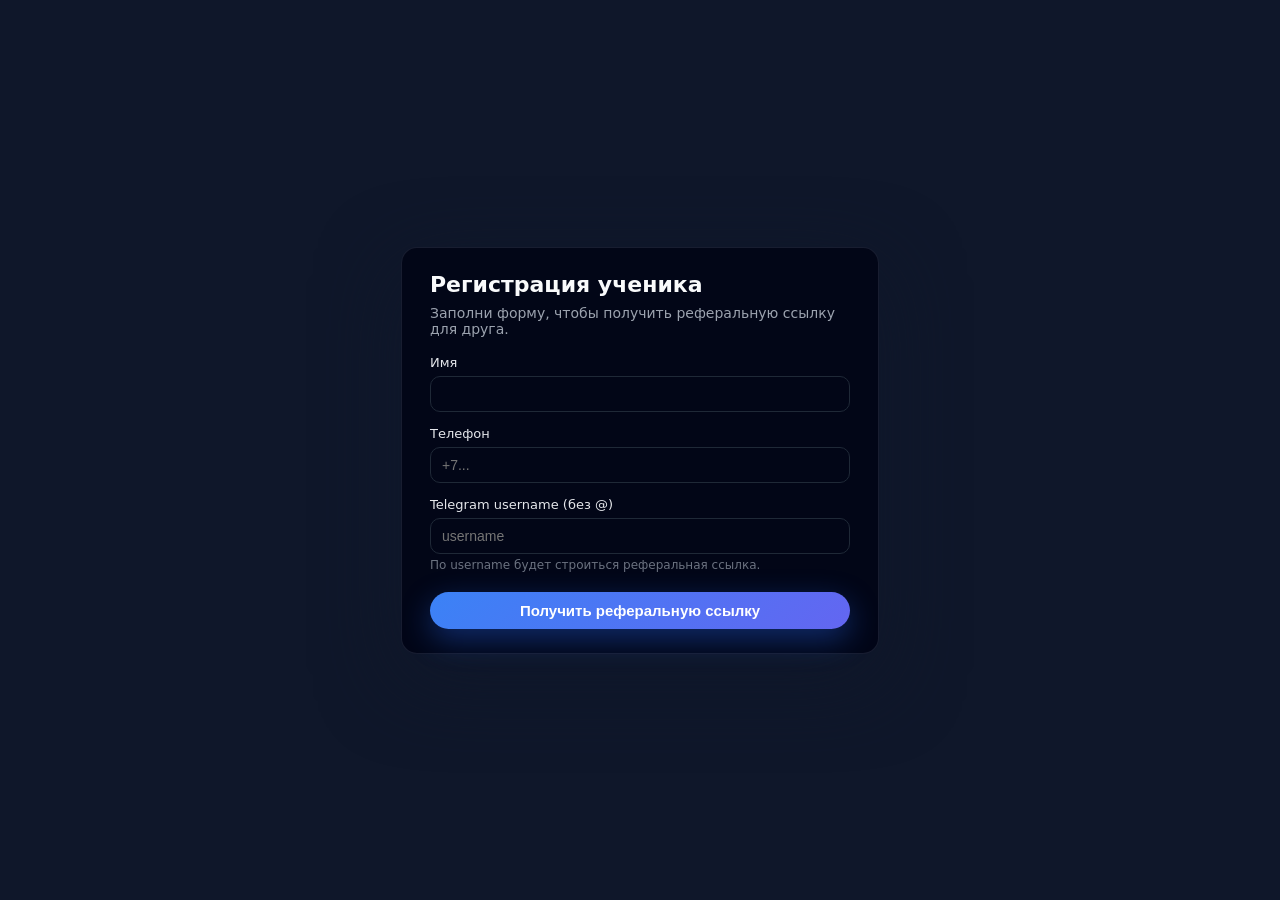
<file: index.html>
<!DOCTYPE html>
<html lang="ru">
<head>
    <meta charset="UTF-8">
    <title>Регистрация ученика</title>
    <style>
        body {
            font-family: system-ui, -apple-system, BlinkMacSystemFont, "Segoe UI", sans-serif;
            background: #0f172a;
            color: #e5e7eb;
            display: flex;
            justify-content: center;
            align-items: center;
            min-height: 100vh;
            margin: 0;
        }
        .card {
            background: #020617;
            border-radius: 16px;
            padding: 24px 28px;
            max-width: 420px;
            width: 100%;
            box-shadow: 0 24px 80px rgba(15,23,42,0.9);
            border: 1px solid rgba(148,163,184,0.15);
        }
        h1 {
            font-size: 22px;
            margin: 0 0 8px;
            color: #f9fafb;
        }
        p {
            margin: 0 0 18px;
            font-size: 14px;
            color: #9ca3af;
        }
        label {
            display: block;
            font-size: 13px;
            margin-bottom: 6px;
            color: #e5e7eb;
        }
        input {
            width: 100%;
            padding: 9px 11px;
            border-radius: 10px;
            border: 1px solid #1f2937;
            background: #020617;
            color: #e5e7eb;
            font-size: 14px;
            box-sizing: border-box;
        }
        input:focus {
            outline: none;
            border-color: #3b82f6;
            box-shadow: 0 0 0 1px rgba(59,130,246,0.4);
        }
        .field {
            margin-bottom: 14px;
        }
        .hint {
            font-size: 12px;
            color: #6b7280;
            margin-top: 4px;
        }
        button {
            width: 100%;
            margin-top: 6px;
            padding: 10px 14px;
            border-radius: 999px;
            border: none;
            background: linear-gradient(135deg,#3b82f6,#6366f1);
            color: white;
            font-size: 15px;
            font-weight: 600;
            cursor: pointer;
            box-shadow: 0 10px 30px rgba(37,99,235,0.4);
        }
        button:hover {
            filter: brightness(1.05);
        }
        .error {
            background: rgba(239,68,68,0.1);
            border-radius: 10px;
            padding: 8px 10px;
            font-size: 13px;
            color: #fecaca;
            margin-bottom: 10px;
            border: 1px solid rgba(248,113,113,0.3);
        }
        .success-link {
            word-break: break-all;
            color: #60a5fa;
            text-decoration: none;
        }
        .success-link:hover {
            text-decoration: underline;
        }
    </style>
</head>
<body>
<div class="card">
    <div id="success-block" style="display:none;">
        <h1>Данные сохранены ✅</h1>
        <p>Вот твоя реферальная ссылка для друга:</p>
        <p><a id="ref-link" class="success-link" href="#" target="_blank"></a></p>
        <p>Друг переходит по ссылке и уже отвечает боту в Telegram.</p>
    </div>

    <div id="form-block">
        <h1>Регистрация ученика</h1>
        <p>Заполни форму, чтобы получить реферальную ссылку для друга.</p>

        <div id="error-box" class="error" style="display:none;"></div>

        <form id="reg-form">
            <div class="field">
                <label for="name">Имя</label>
                <input type="text" id="name" name="name" required>
            </div>
            <div class="field">
                <label for="phone">Телефон</label>
                <input type="text" id="phone" name="phone" placeholder="+7..." required>
            </div>
            <div class="field">
                <label for="tg_username">Telegram username (без @)</label>
                <input type="text" id="tg_username" name="tg_username" placeholder="username" required>
                <div class="hint">По username будет строиться реферальная ссылка.</div>
            </div>
            <button type="submit">Получить реферальную ссылку</button>
        </form>
    </div>
</div>

<script>
    const form = document.getElementById('reg-form');
    const errorBox = document.getElementById('error-box');
    const formBlock = document.getElementById('form-block');
    const successBlock = document.getElementById('success-block');
    const refLink = document.getElementById('ref-link');

    form.addEventListener('submit', async (e) => {
        e.preventDefault();
        errorBox.style.display = 'none';
        errorBox.textContent = '';

        const payload = {
            name: document.getElementById('name').value.trim(),
            phone: document.getElementById('phone').value.trim(),
            tg_username: document.getElementById('tg_username').value.trim(),
        };

        try {
            const resp = await fetch('http://147.45.224.200:8000/api/register', {
                method: 'POST',
                headers: {
                    'Content-Type': 'application/json',
                },
                body: JSON.stringify(payload),
            });

            // Проверяем статус ответа
            if (!resp.ok) {
                // Пытаемся прочитать JSON с ошибкой
                try {
                    const errorData = await resp.json();
                    errorBox.textContent = errorData.error || `Ошибка сервера (${resp.status})`;
                } catch {
                    errorBox.textContent = `Ошибка сервера (${resp.status}). Проверь, что сервер запущен на 147.45.224.200:8000`;
                }
                errorBox.style.display = 'block';
                return;
            }

            const data = await resp.json();

            if (!data.success) {
                errorBox.textContent = data.error || 'Ошибка при отправке данных.';
                errorBox.style.display = 'block';
                return;
            }

            formBlock.style.display = 'none';
            successBlock.style.display = 'block';
            refLink.textContent = data.referral_link;
            refLink.href = data.referral_link;
        } catch (err) {
            // Ошибка сети или CORS
            console.error('Ошибка запроса:', err);
            errorBox.textContent = 'Не удалось подключиться к серверу. Убедись, что сервер запущен на 147.45.224.200:8000 и порт открыт.';
            errorBox.style.display = 'block';
        }
    });
</script>
</body>
</html>
</file>
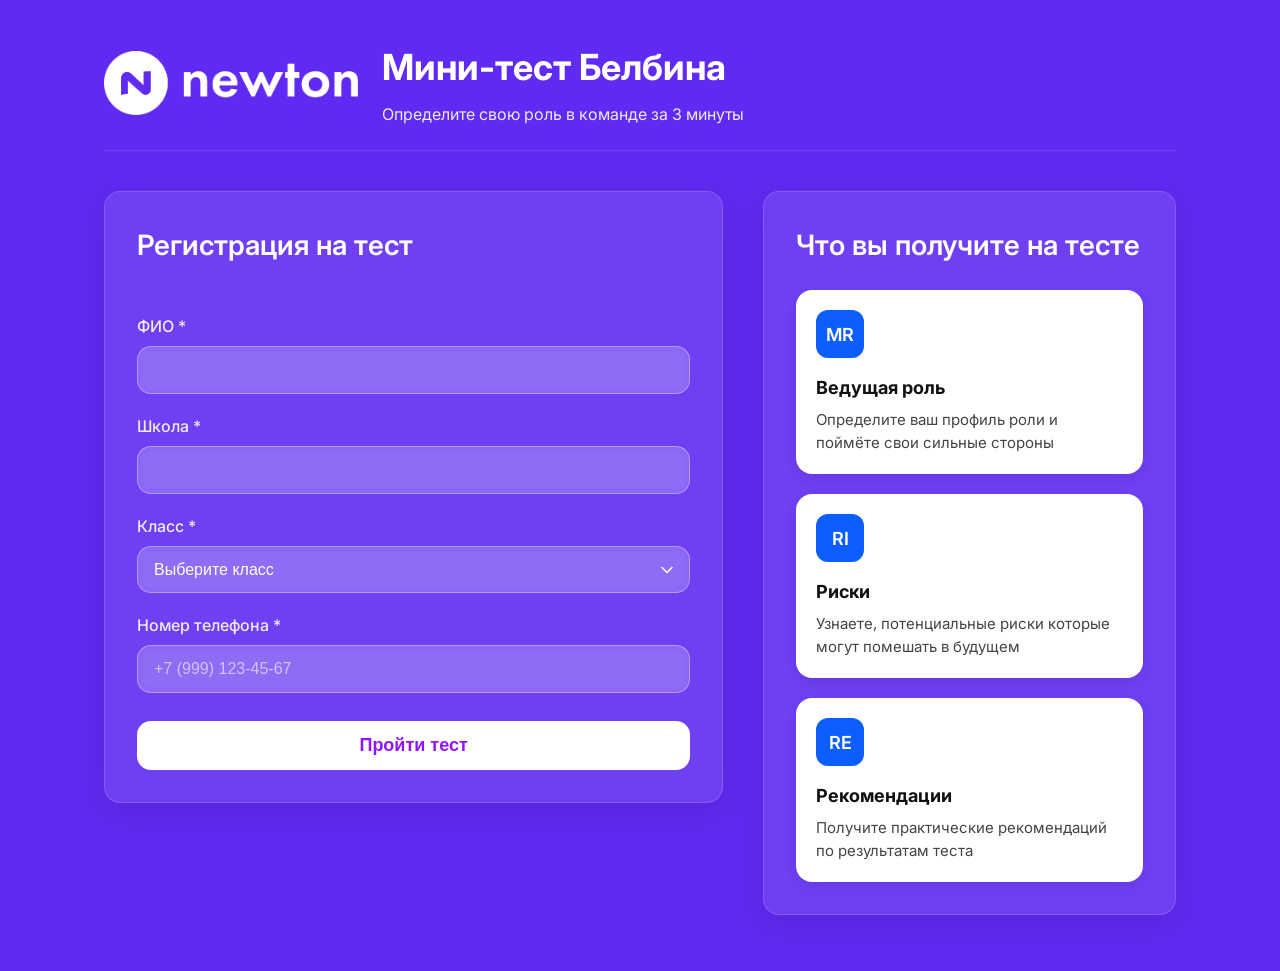
<file: main/registration.html>
<!DOCTYPE html>
<html lang="ru">
<head>
    <meta charset="UTF-8">
    <meta name="viewport" content="width=device-width, initial-scale=1.0">
    <title>Мини-тест Белбина</title>
    <link rel="stylesheet" href="css/regestraition.css">
    <link href="https://fonts.googleapis.com/css2?family=Inter:wght@300;400;500;600;700&display=swap" rel="stylesheet">
</head>
<body>
    <div class="container">
        <header class="header">
            <div class="brand-row">
                <img src="img/Logo_2.png" alt="Логотип" class="brand-logo">
                <div class="brand-text">
                    <h1 class="title">Мини-тест Белбина</h1>
                    <p class="subtitle">Определите свою роль в команде за 3 минуты</p>
                </div>
            </div>
        </header>

        <main class="main">
            <div class="registration-card">
                <h2 class="card-title">Регистрация на тест</h2>
                <form id="registrationForm" class="registration-form">
                    <div class="form-group">
                        <label for="fullName" class="form-label">ФИО *</label>
                        <input type="text" id="fullName" name="fullName" class="form-input" required>
                    </div>

                    <div class="form-group">
                        <label for="school" class="form-label">Школа *</label>
                        <input type="text" id="school" name="school" class="form-input" required>
                    </div>

                    <div class="form-group">
                        <label for="grade" class="form-label">Класс *</label>
                        <select id="grade" name="grade" class="form-select" required>
                            <option value="">Выберите класс</option>
                            <option value="10">10 класс</option>
                            <option value="11">11 класс</option>
                        </select>
                    </div>

                    <div class="form-group">
                        <label for="phone" class="form-label">Номер телефона *</label>
                        <input type="tel" id="phone" name="phone" class="form-input" pattern="[0-9+\-\s\(\)]+" placeholder="+7 (999) 123-45-67" required>
                    </div>

                    <button type="submit" class="btn btn-primary">
                        <span class="btn-text">Пройти тест</span>
                    </button>
                </form>
            </div>

            <div class="info-section">
                <h3 class="card-title">Что вы получите на тесте</h3>
                <div class="features">
                    <div class="feature">
                        <div class="feature-icon">MR</div>
                        <h4>Ведущая роль</h4>
                        <p>Определите ваш профиль роли и поймёте свои сильные стороны</p>
                    </div>
                    <div class="feature">
                        <div class="feature-icon">RI</div>
                        <h4>Риски</h4>
                        <p>Узнаете, потенциальные риски которые могут помешать в будущем</p>
                    </div>
                    <div class="feature">
                        <div class="feature-icon">RE</div>
                        <h4>Рекомендации</h4>
                        <p>Получите практические рекомендаций по результатам теста</p>
                    </div>
                </div>
            </div>
        </main>
    </div>

    <script src="script.js"></script>
</body>
</html>
</file>
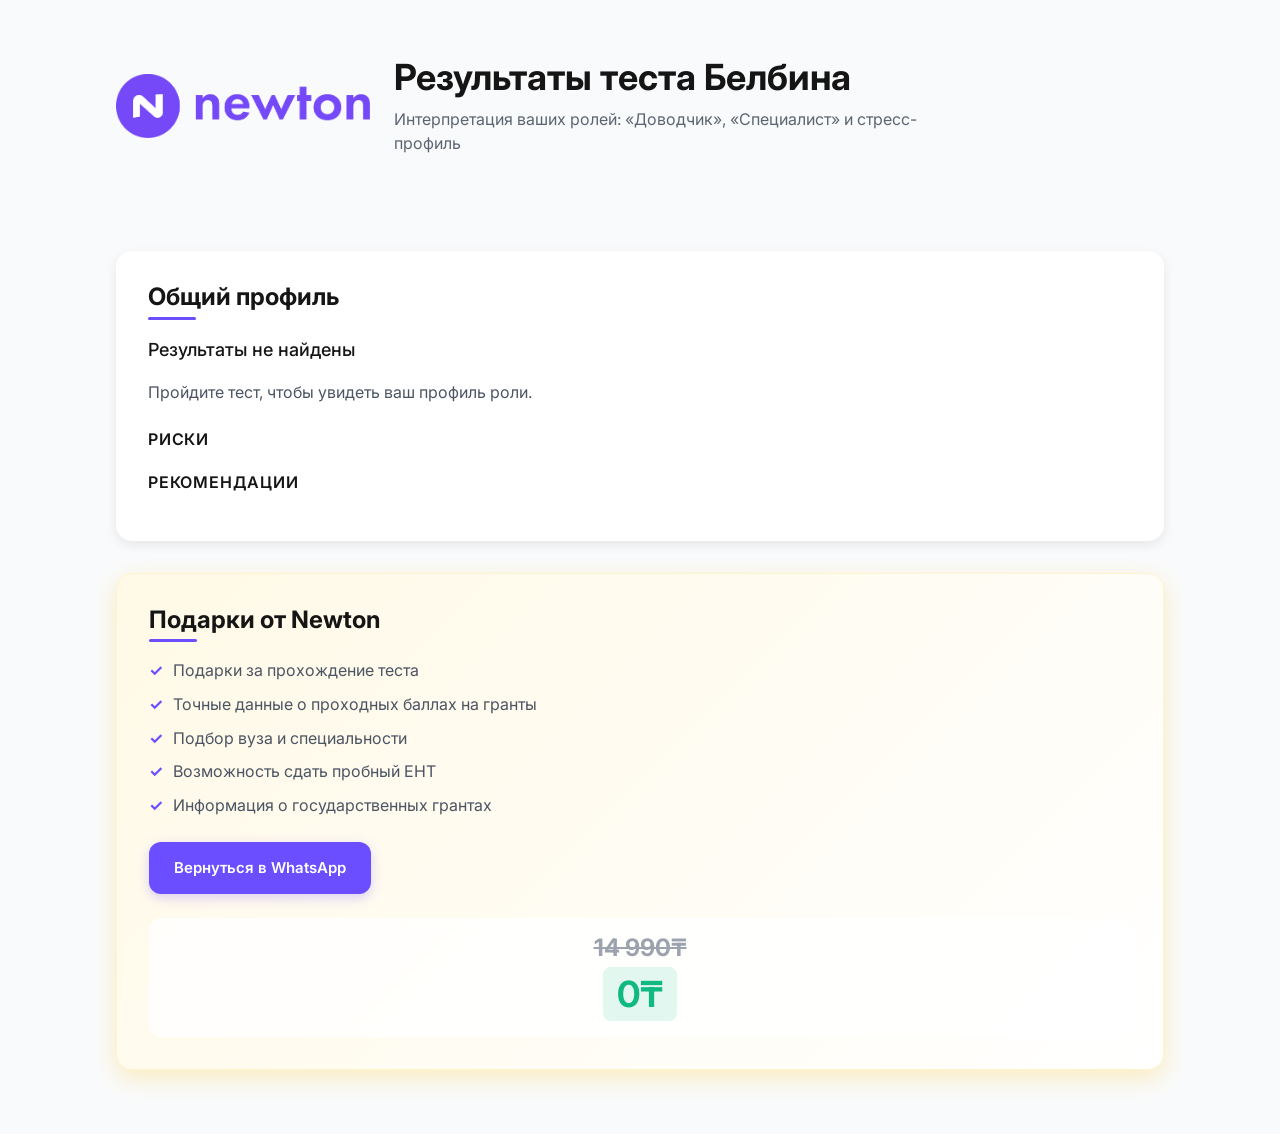
<file: main/results.html>
<!DOCTYPE html>
<html lang="ru">
<head>
  <meta charset="UTF-8">
  <meta name="viewport" content="width=device-width, initial-scale=1.0">
  <title>Результаты теста Белбина</title>
  <link rel="preconnect" href="https://fonts.googleapis.com">
  <link rel="preconnect" href="https://fonts.gstatic.com" crossorigin>
  <link href="https://fonts.googleapis.com/css2?family=Inter:wght@400;500;600;700&display=swap" rel="stylesheet">
  <link rel="stylesheet" href="css/results.css">
</head>
<body>
  <div class="page">
    <header class="header">
      <div class="container">
        <div class="brand-row">
          <img src="img/Logo_1.png" alt="Логотип Newton" class="brand-logo">
          <div class="brand-text">
            <h1 class="title">Результаты теста Белбина</h1>
            <p class="subtitle">
              Интерпретация ваших ролей: «Доводчик», «Специалист» и стресс-профиль
</p>
          </div>
        </div>
      </div>
    </header>

    <main class="main">
      <div class="container">
        <section class="card">
          <h2 class="card__title">Общий профиль</h2>
          <p class="card__lead" id="summary-roles">
            Ведущие роли: Доводчик + Специалист.
          </p>
          <p class="card__text" id="summary-description">
            Вы доводите знания до устойчивого уровня, снижаете повторяющиеся ошибки,
            углубляетесь в тему до понимания, работаете качественно и структурировано.
          </p>
          
          <h3 class="card__subtitle">Риски</h3>
          <p class="card__text" id="summary-risks">
            Перфекционизм, медленный вход в работу, тревожность перед ошибками.
          </p>
          
          <h3 class="card__subtitle">Рекомендации</h3>
          <p class="card__text" id="summary-recommendations">
            Работать сериями по 5 задач, использовать критерий «80% достаточно»,
            начинать с короткой разминки, вести журнал ошибок и чек-лист.
          </p>
        </section>

        <section class="card card--accent">
          <div class="card__content">
            <h2 class="card__title">Подарки от Newton</h2>
            <ul class="benefits-list">
              <li class="benefits-list__item">Подарки за прохождение теста</li>
              <li class="benefits-list__item">Точные данные о проходных баллах на гранты</li>
              <li class="benefits-list__item">Подбор вуза и специальности</li>
              <li class="benefits-list__item">Возможность сдать пробный ЕНТ</li>
              <li class="benefits-list__item">Информация о государственных грантах</li>
            </ul>
            <a href="https://wtsp.cc/77712076904" class="btn btn--primary" target="_blank" rel="noopener noreferrer">
              Вернуться в WhatsApp
            </a>
          </div>
          <div class="card__pricing">
            <div class="price price--old">14 990₸</div>
            <div class="price price--new">0₸</div>
          </div>
        </section>
      </div>
    </main>
  </div>
  <script src="js/results.js"></script>
</body>
</html>
</file>
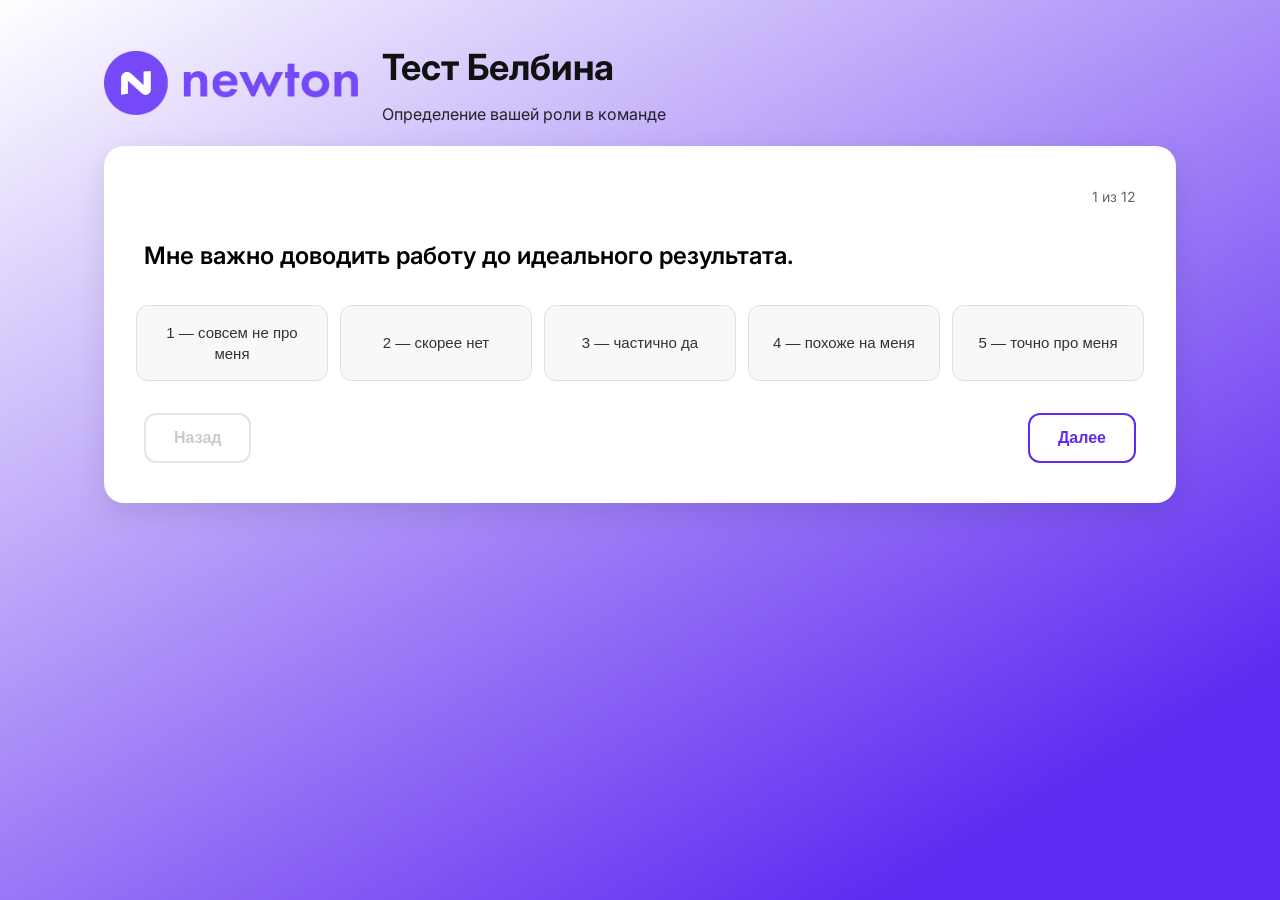
<file: main/test.html>
<!DOCTYPE html>
<html lang="ru">
<head>
    <meta charset="UTF-8">
    <meta name="viewport" content="width=device-width, initial-scale=1.0">
    <title>Тест Белбина</title>
    <link href="https://fonts.googleapis.com/css2?family=Inter:wght@300;400;500;600;700&display=swap" rel="stylesheet">
    <link rel="stylesheet" href="css/test.css">
</head>
<body>
    <div class="container">
        <header class="header">
            <div class="brand-row">
                <img src="img/Logo_1.png" alt="Логотип" class="brand-logo">
                <div class="brand-text">
                    <h1 class="title">Тест Белбина</h1>
                    <p class="subtitle">Определение вашей роли в команде</p>
                </div>
            </div>
        </header>

        <main class="main">
            <div id="testCard" class="test-card">
                <div class="progress-container">
                    <div id="progress" class="progress-text">Вопрос 1 из 10</div>
                    <div class="progress-bar">
                        <div class="progress-fill" style="width: 10%;"></div>
                    </div>
                </div>

                <div id="questionBlock" class="question-block">
                    <h2 id="questionText" class="question-text">Какой из следующих вариантов лучше всего описывает ваше поведение в команде?</h2>

                    <div class="answers-container">
                        <div id="answers" class="answers-row">
                            <button class="answer-btn" data-value="1">1 — совсем не про меня</button>
                            <button class="answer-btn" data-value="2">2 — скорее нет</button>
                            <button class="answer-btn selected" data-value="3">3 — частично да</button>
                            <button class="answer-btn" data-value="4">4 — похоже на меня</button>
                            <button class="answer-btn" data-value="5">5 — точно про меня</button>
                        </div>
                    </div>

                    <div class="navigation-buttons">
                        <button id="prevBtn" class="nav-btn prev-btn" disabled>Назад</button>
                        <button id="nextBtn" class="nav-btn next-btn">Далее</button>
                    </div>
                </div>
            </div>
        </main>
    </div>

    <script src="js/test.js"></script>
</body>
</html>
</file>
<file: main/css/regestraition.css>
/* Base layout */
* {
  box-sizing: border-box;
  margin: 0;
  padding: 0;
}

html,
body {
  height: 100%;
}

body {
  font-family: 'Inter', sans-serif;
  line-height: 1.5;
  color: #fff;
  background-color: #5f2af1;
  -webkit-font-smoothing: antialiased;
}

.container {
  min-height: 100vh;
  max-width: 1120px;
  margin: 0 auto;
  padding: 40px 24px 56px;
  display: grid;
  grid-template-rows: auto 1fr;
  gap: 40px;
}

/* Typography */
.title {
  font-size: 36px;
  font-weight: 700;
  margin: 0 0 8px;
}

.subtitle {
  font-size: 16px;
  font-weight: 400;
  margin: 0;
  max-width: 560px;
  opacity: 0.9;
}

.card-title {
  font-size: 28px;
  font-weight: 600;
  margin: 0 0 24px;
}

/* Header */
.header {
  padding-bottom: 24px;
  border-bottom: 1px solid rgba(255, 255, 255, 0.1);
}

.brand-row {
  display: grid;
  grid-template-columns: auto minmax(0, 1fr);
  column-gap: 24px;
  align-items: center;
}

.brand-logo {
  height: 64px;
  width: auto;
  object-fit: contain;
  transition: transform 0.3s ease; /* плавность */
}

.brand-logo:hover {
  transform: scale(1.08); /* увеличение на 8% */
}

/* Main grid */
.main {
  display: grid;
  grid-template-columns: minmax(0, 3fr) minmax(0, 2fr);
  gap: 40px;
  align-items: flex-start;
}

/* Cards */
.registration-card,
.info-section {
  background: rgba(255, 255, 255, 0.1);
  backdrop-filter: blur(10px);
  border: 1px solid rgba(255, 255, 255, 0.15);
  padding: 32px;
  border-radius: 16px;
  box-shadow: 0 8px 32px rgba(0, 0, 0, 0.1);
}

.registration-card {
  display: flex;
  flex-direction: column;
  gap: 24px;
}

/* Form */
.registration-form {
  display: grid;
  grid-template-columns: 1fr;
  gap: 20px;
}

.form-group {
  display: grid;
  gap: 8px;
}

.form-label {
  font-size: 16px;
  font-weight: 500;
  color: rgba(255, 255, 255, 0.9);
}

.form-input,
.form-select {
  width: 100%;
  border: 1px solid rgba(255, 255, 255, 0.35);
  background: rgba(255, 255, 255, 0.15);
  border-radius: 14px;
  padding: 14px 16px;
  font-size: 16px;
  color: #fff;
  backdrop-filter: blur(6px);
  transition: all 0.2s ease;
}

.form-input::placeholder {
  color: rgba(255, 255, 255, 0.6);
}

.form-input:focus,
.form-select:focus {
  outline: none;
  border-color: white;
  box-shadow: 0 0 0 4px rgba(255, 255, 255, 0.25);
}

.form-select {
  appearance: none;
  -webkit-appearance: none;
  -moz-appearance: none;
  background-image: url("data:image/svg+xml,%3Csvg width='12' height='8' viewBox='0 0 12 8' fill='none' xmlns='http://www.w3.org/2000/svg'%3E%3Cpath d='M1 1.5L6 6.5L11 1.5' stroke='white' stroke-width='1.5' stroke-linecap='round' stroke-linejoin='round'/%3E%3C/svg%3E");
  background-repeat: no-repeat;
  background-position: right 16px center;
  background-size: 12px;
  padding-right: 40px;
}

/* Button */
.btn {
  border: none;
  outline: none;
  cursor: pointer;
  display: inline-flex;
  align-items: center;
  justify-content: center;
  gap: 12px;
  padding: 14px 18px;
  width: 100%;
  font-size: 18px;
  font-weight: 600;
  color: #9113ff;
  background: white;
  border-radius: 14px;
  transition: all 0.25s ease;
  text-decoration: none;
  margin-top: 8px;
}

.btn:hover {
  transform: translateY(-2px);
  box-shadow: 0 6px 16px rgba(0, 0, 0, 0.12);
}

/* Features */
.features {
  display: grid;
  gap: 20px;
}

.feature {
  background: white;
  color: #222;
  border-radius: 16px;
  padding: 20px;
  box-shadow: 0 4px 12px rgba(0, 0, 0, 0.08);
  transition: transform 0.2s ease;
}

.feature:hover {
  transform: translateY(-4px);
}

.feature-icon {
  background: #0d5eff;
  color: white;
  width: 48px;
  height: 48px;
  border-radius: 12px;
  display: flex;
  align-items: center;
  justify-content: center;
  font-weight: 600;
  font-size: 18px;
  margin-bottom: 16px;
}

.feature h4 {
  font-size: 18px;
  margin: 0 0 8px;
  color: #111;
}

.feature p {
  font-size: 15px;
  margin: 0;
  color: #444;
  line-height: 1.5;
}

/* Responsive */
@media (max-width: 768px) {
  .container {
    padding: 24px 16px;
    gap: 32px;
  }

  .main {
    grid-template-columns: 1fr;
  }

  .title {
    font-size: 28px;
  }

  .card-title {
    font-size: 24px;
  }

  .brand-row {
    grid-template-columns: auto 1fr;
    gap: 16px;
  }

  .brand-logo {
    height: 48px;
  }

  .registration-card,
  .info-section {
    padding: 24px;
  }
}
</file>
<file: main/css/results.css>
:root {
  /* Colors */
  --color-primary: #6b4eff;
  --color-primary-dark: #5135d4;
  --color-text: #151515;
  --color-text-light: #4b5563;
  --color-border: #e5e7eb;
  --color-bg: #f9fafb;
  --color-white: #ffffff;
  --color-accent: #fff3cd;
  --color-accent-dark: #ffd700;
  
  /* Typography */
  --font-family: 'Inter', system-ui, -apple-system, sans-serif;
  --font-size-base: 16px;
  --line-height-base: 1.5;
  
  /* Spacing */
  --spacing-xs: 0.5rem;  /* 8px */
  --spacing-sm: 1rem;    /* 16px */
  --spacing-md: 1.5rem;  /* 24px */
  --spacing-lg: 2rem;    /* 32px */
  --spacing-xl: 3rem;    /* 48px */
  
  /* Border radius */
  --radius-sm: 8px;
  --radius-md: 12px;
  --radius-lg: 16px;
  
  /* Shadows */
  --shadow-sm: 0 1px 3px rgba(0, 0, 0, 0.05);
  --shadow-md: 0 4px 12px rgba(0, 0, 0, 0.08);
  --shadow-lg: 0 8px 24px rgba(15, 23, 42, 0.1);
  --shadow-accent: 0 8px 24px rgba(255, 196, 0, 0.24);
  
  /* Transitions */
  --transition-base: 0.2s ease;
}

/* Base Styles */
*,
*::before,
*::after {
  box-sizing: border-box;
  margin: 0;
  padding: 0;
}

html {
  font-size: var(--font-size-base);
  -webkit-text-size-adjust: 100%;
  -webkit-font-smoothing: antialiased;
  -moz-osx-font-smoothing: grayscale;
}

body {
  margin: 0;
  font-family: var(--font-family);
  line-height: var(--line-height-base);
  color: var(--color-text);
  background-color: var(--color-bg);
}

/* Layout */
.container {
  width: 100%;
  max-width: 1080px;
  margin: 0 auto;
  padding: 0 var(--spacing-sm);
}

.page {
  min-height: 100vh;
  padding: var(--spacing-lg) 0;
  display: flex;
  flex-direction: column;
}

/* Typography */
h1, h2, h3, h4, h5, h6 {
  margin: 0 0 var(--spacing-sm);
  font-weight: 700;
  line-height: 1.2;
  color: var(--color-text);
}

h1 { font-size: 2.25rem; }  /* 36px */
h2 { font-size: 1.75rem; }  /* 28px */
h3 { font-size: 1.375rem; } /* 22px */

p {
  margin: 0 0 var(--spacing-sm);
  font-size: 1rem;
  color: var(--color-text-light);
}

a {
  color: var(--color-primary);
  text-decoration: none;
  transition: color var(--transition-base);
}

a:hover {
  color: var(--color-primary-dark);
}

/* Header */
.header {
  margin-bottom: var(--spacing-xl);
  padding: var(--spacing-md) 0;
}

.brand-row {
  display: flex;
  gap: var(--spacing-md);
  align-items: center;
  margin-bottom: var(--spacing-md);
}

.brand-logo {
  height: 64px;
  width: auto;
  object-fit: contain;
  transition: transform 0.3s ease; /* плавность */
}

.brand-logo:hover {
  transform: scale(1.08); /* увеличение на 8% */
}


/* Typography */
.title {
  font-size: 36px;
  font-weight: 700;
  margin: 0 0 8px;
}

.subtitle {
  font-size: 16px;
  font-weight: 400;
  margin: 0;
  max-width: 560px;
  opacity: 0.9;
}

/* Cards */
.card {
  background: var(--color-white);
  border-radius: var(--radius-lg);
  box-shadow: var(--shadow-md);
  padding: var(--spacing-lg);
  margin-bottom: var(--spacing-lg);
  transition: transform 0.3s ease, box-shadow 0.3s ease;
  animation: fadeUp 0.4s ease forwards;
  opacity: 0;
}

.card:hover {
  transform: translateY(-4px);
  box-shadow: var(--shadow-lg);
}

.card--accent {
  background: linear-gradient(135deg, #fff9e6 0%, #fff 100%);
  border: 1px solid var(--color-accent);
  box-shadow: var(--shadow-accent);
  position: relative;
  overflow: hidden;
  display: flex;
  flex-direction: column;
}

.card__title {
  font-size: 1.5rem;
  margin-bottom: var(--spacing-md);
  color: var(--color-text);
  position: relative;
  display: inline-block;
}

.card__title::after {
  content: '';
  position: absolute;
  bottom: -8px;
  left: 0;
  width: 48px;
  height: 3px;
  background: var(--color-primary);
  border-radius: 2px;
}

.card__subtitle {
  font-size: 1rem;
  font-weight: 600;
  color: var(--color-text);
  margin: var(--spacing-md) 0 var(--spacing-xs);
  text-transform: uppercase;
  letter-spacing: 0.05em;
}

.card__lead {
  font-size: 1.125rem;
  font-weight: 500;
  color: var(--color-text);
  margin-bottom: var(--spacing-sm);
  line-height: 1.5;
}

.card__text {
  font-size: 1rem;
  line-height: 1.7;
  color: var(--color-text-light);
  margin-bottom: var(--spacing-sm);
}

.card__content {
  flex: 1;
}

.card__pricing {
  margin-top: var(--spacing-md);
  text-align: center;
  padding: var(--spacing-sm);
  background: rgba(255, 255, 255, 0.8);
  border-radius: var(--radius-md);
  backdrop-filter: blur(4px);
}

/* Benefits List */
.benefits-list {
  list-style: none;
  margin: 0 0 var(--spacing-md);
  padding: 0;
}

.benefits-list__item {
  position: relative;
  padding-left: var(--spacing-md);
  margin-bottom: var(--spacing-xs);
  line-height: 1.6;
  color: var(--color-text-light);
}

.benefits-list__item::before {
  content: '✓';
  position: absolute;
  left: 0;
  color: var(--color-primary);
  font-weight: bold;
}

/* Buttons */
.btn {
  display: inline-flex;
  align-items: center;
  justify-content: center;
  padding: 0.75rem 1.5rem;
  font-size: 0.9375rem;
  font-weight: 600;
  line-height: 1.5;
  text-align: center;
  text-decoration: none;
  white-space: nowrap;
  border-radius: var(--radius-md);
  border: 1px solid transparent;
  cursor: pointer;
  transition: all var(--transition-base);
  min-height: 52px;
}

.btn--primary {
  background-color: var(--color-primary);
  color: white;
  box-shadow: 0 4px 12px rgba(107, 78, 255, 0.25);
}

.btn--primary:hover {
  background-color: var(--color-primary-dark);
  transform: translateY(-2px);
  box-shadow: 0 6px 16px rgba(107, 78, 255, 0.3);
}

/* Price */
.price {
  font-weight: 700;
  line-height: 1.2;
  margin: 0;
}

.price--old {
  font-size: 1.5rem;
  color: #9ca3af;
  text-decoration: line-through;
  margin-bottom: 0.25rem;
}

.price--new {
  font-size: 2.25rem;
  font-weight: 700;
  color: #10b981;
  background: rgba(16, 185, 129, 0.12);
  padding: 0.35rem 0.9rem;
  border-radius: var(--radius-sm);
  display: inline-block;
}


/* Animations */
@keyframes fadeUp {
  from {
    opacity: 0;
    transform: translateY(12px);
  }
  to {
    opacity: 1;
    transform: translateY(0);
  }
}

/* Responsive */
@media (max-width: 768px) {
  :root {
    --font-size-base: 15px;
  }
  
  .container {
    padding: 0 var(--spacing-sm);
  }
  
  .page {
    padding: var(--spacing-md) 0;
  }
  
  .brand-row {
    grid-template-columns: auto 1fr;
    gap: 16px;
  }

  .brand-logo {
  height: 48px;
}
  
  .title {
    font-size: 1.5rem;
  }
  
  .subtitle {
    font-size: 0.9375rem;
  }
  
  .card {
    padding: var(--spacing-md);
    margin-bottom: var(--spacing-md);
  }
  
  .card--accent {
    flex-direction: column;
  }
  
  .card__pricing {
    margin-top: var(--spacing-md);
  }
  
  .btn {
    width: 100%;
    margin-top: var(--spacing-sm);
  }
  
  h1 { font-size: 1.75rem; }  /* 28px */
  h2 { font-size: 1.5rem; }   /* 24px */
  h3 { font-size: 1.25rem; }  /* 20px */
}

/* Print styles */
@media print {
  .btn {
    display: none;
  }
  
  .card {
    break-inside: avoid;
    box-shadow: none;
    border: 1px solid #eee;
  }
}
</file>
<file: main/css/test.css>
/* Base styles */
* {
    box-sizing: border-box;
    margin: 0;
    padding: 0;
}

html, body {
    height: 100%;
}

body {
    font-family: 'Inter', sans-serif;
    background: linear-gradient(150deg, #ffffff 0%, #5f2af1 86%);
    color: #111;
    min-height: 100vh;
    line-height: 1.5;
    -webkit-font-smoothing: antialiased;
}

/* Container */
.container {
    max-width: 1120px;
    margin: 0 auto;
    padding: 40px 24px;
    min-height: 100vh;
}

/* Header */
.header {
    margin-bottom: 20px;
}

.brand-row {
    display: flex;
    align-items: center;
    gap: 24px;
}

.brand-logo {
  height: 64px;
  width: auto;
  object-fit: contain;
  transition: transform 0.3s ease; /* плавность */
}

.brand-logo:hover {
  transform: scale(1.08); /* увеличение на 8% */
}

/* Typography */
.title {
  font-size: 36px;
  font-weight: 700;
  margin: 0 0 8px;
}

.subtitle {
  font-size: 16px;
  font-weight: 400;
  margin: 0;
  max-width: 560px;
  opacity: 0.9;
}

/* Test Card */
.test-card {
    background: #fff;
    color: #000;
    border-radius: 20px;
    padding: 40px;
    box-shadow: 0 10px 30px rgba(0, 0, 0, 0.1);
}

/* Progress */
.progress-container {
    margin-bottom: 32px;
}

.progress-text {
    text-align: right;
    color: #666;
    margin-bottom: 8px;
    font-size: 14px;
}

.progress-bar {
    background: #5f2af1 !important;
}


.progress-fill {
    height: 100%;
    background: #5f2af1;
    border-radius: 3px;
    transition: width 0.3s ease;
}

/* Question Block */
.question-block {
    opacity: 1;
    transition: opacity 0.3s ease;
}

.question-text {
    font-size: 24px;
    font-weight: 600;
    margin-bottom: 32px;
    line-height: 1.4;
}

/* Answers */
.answers-container {
    margin: 0 -8px 32px;
}

.answers-row {
    display: flex;
    flex-wrap: wrap;
    gap: 12px;
    margin-bottom: 24px;
}

.answer-btn {
    flex: 1;
    min-width: 120px;
    padding: 16px 12px;
    font-size: 15px;
    font-weight: 500;
    background: #f8f8f8;
    color: #333;
    border: 1px solid #e0e0e0;
    border-radius: 12px;
    cursor: pointer;
    transition: all 0.25s ease;
    text-align: center;
    line-height: 1.4;
}

.answer-btn:hover {
    background: #5f2af1;
    color: #fff;
    transform: translateY(-2px);
    box-shadow: 0 4px 12px rgba(95, 42, 241, 0.2);
}

.answer-btn.selected {
    background: #5f2af1;
    color: #fff;
    border-color: #5f2af1;
}

/* Navigation Buttons */
.navigation-buttons {
    display: flex;
    justify-content: space-between;
    gap: 16px;
    margin-top: 24px;
}

.nav-btn {
    padding: 14px 28px;
    font-size: 16px;
    font-weight: 600;
    border-radius: 12px;
    cursor: pointer;
    transition: all 0.25s ease;
    border: 2px solid #5f2af1;
    background: #fff;
    color: #5f2af1;
}

.nav-btn:hover:not(:disabled) {
    background: #5f2af1;
    color: #fff;
    transform: translateY(-2px);
    box-shadow: 0 4px 12px rgba(95, 42, 241, 0.2);
}

.nav-btn:disabled {
    opacity: 0.5;
    cursor: not-allowed;
    border-color: #ccc;
    color: #999;
}

.next-btn {
    margin-left: auto;
}

/* Responsive */
@media (max-width: 768px) {
    .container {
        padding: 24px 16px;
    }

    .test-card {
        padding: 24px;
    }

    .title {
        font-size: 28px;
    }

    .question-text {
        font-size: 20px;
    }

    .answers-row {
        flex-direction: column;
    }

    .answer-btn {
        width: 100%;
    }

    .navigation-buttons {
        flex-direction: column;
    }

    .nav-btn {
        width: 100%;
    }
}

/* Animations */
@keyframes fadeIn {
    from { opacity: 0; transform: translateY(10px); }
    to { opacity: 1; transform: translateY(0); }
}

.question-block {
    animation: fadeIn 0.3s ease-out;
}
</file>
